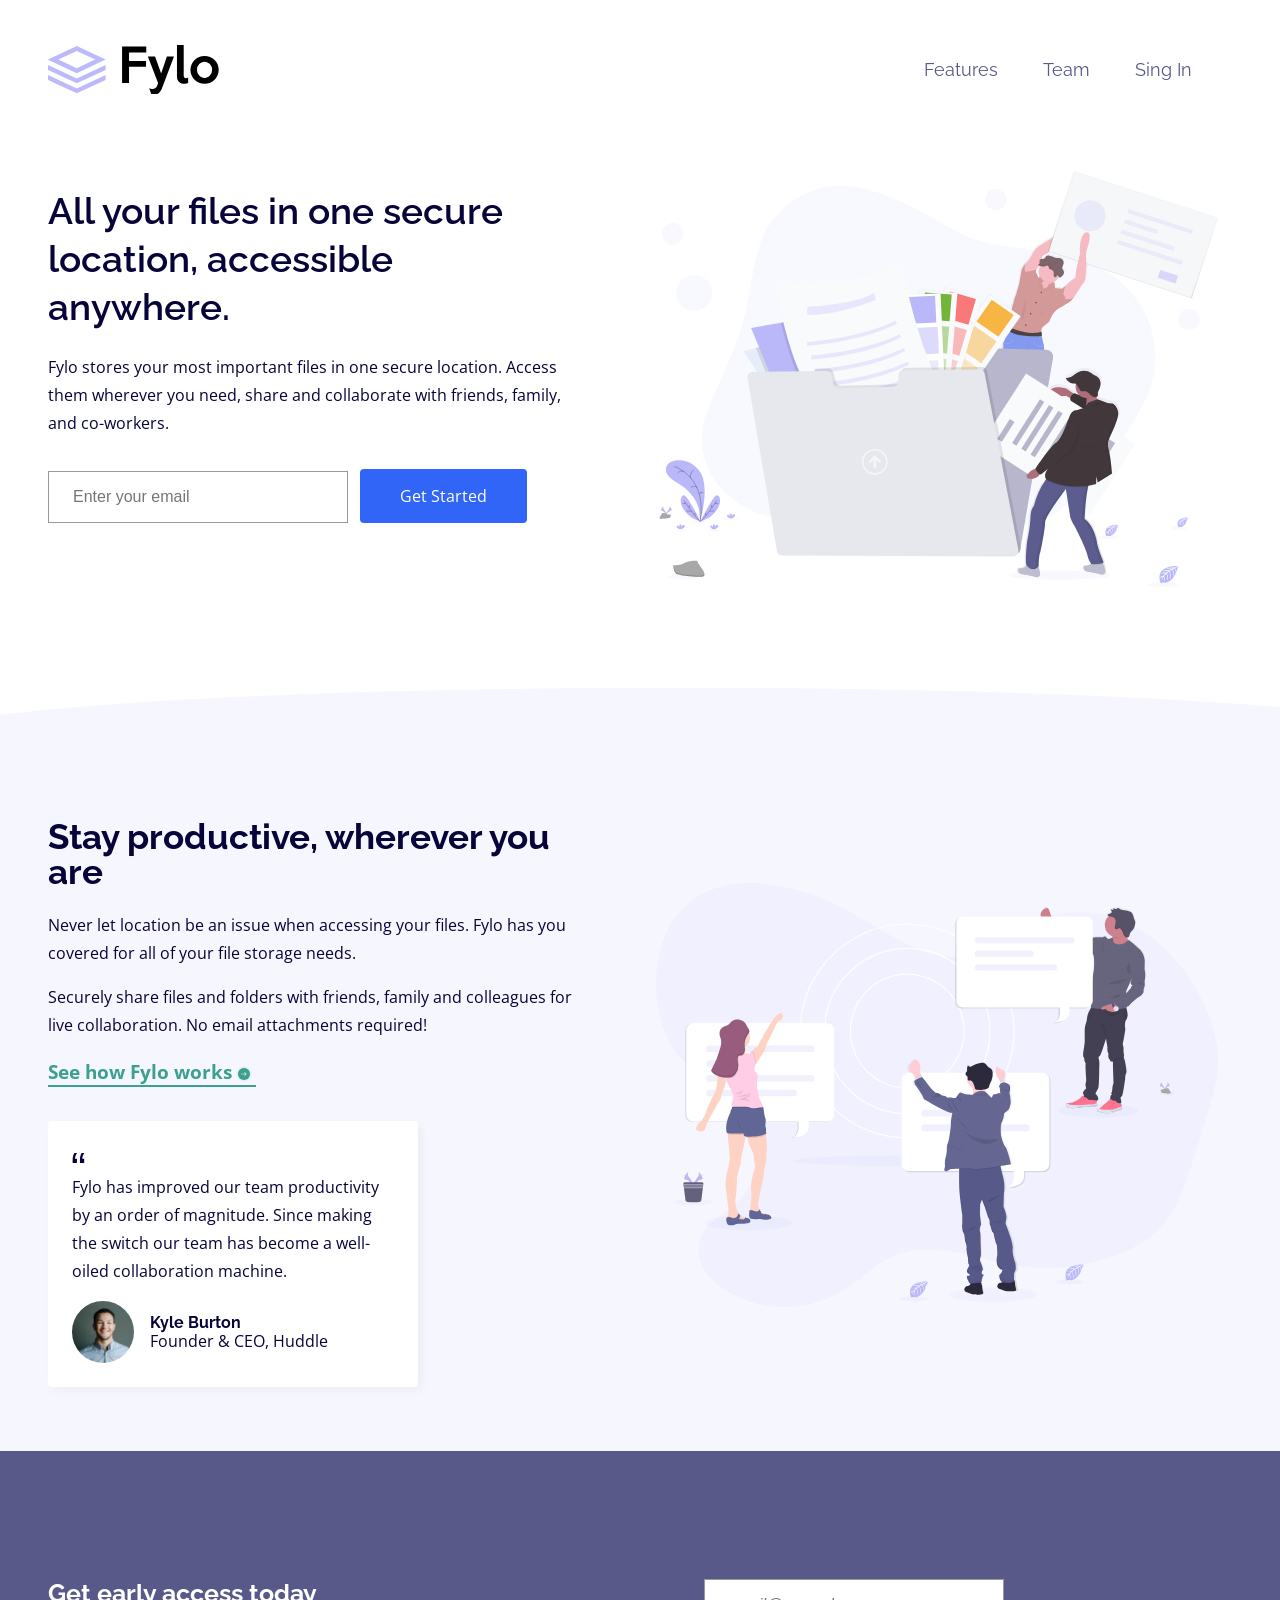
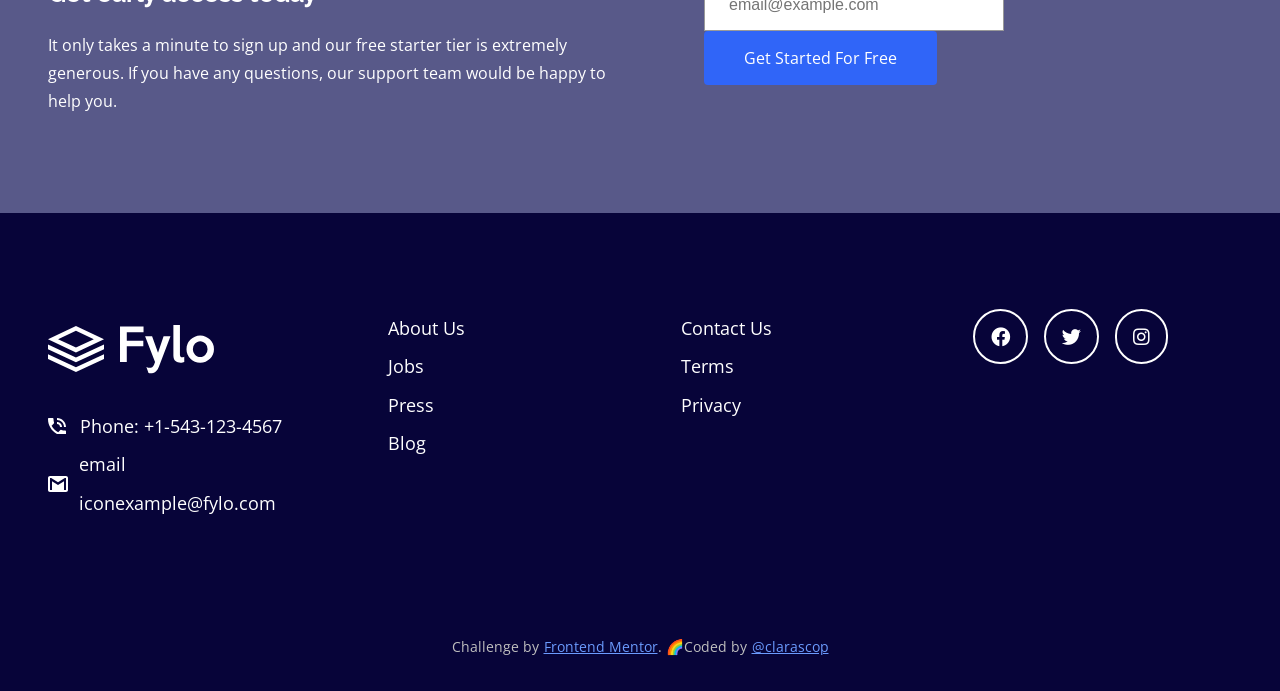
<file: index.html>
<!DOCTYPE html>
<html lang="en">
<head>
  <meta name="viewport" content="width=device-width, user-scalable=no">
  <meta charset="UTF-8">
  <title>Frontend Mentor | Fylo landing page with two column layout</title>

  <!-- Style -->
  <link rel="stylesheet" href="style/style.css">
  <link rel="stylesheet" href="style/colors.css">
  <link rel="stylesheet" href="style/fonts.css">
  <link rel="stylesheet" href="style/grid.css">
  <link rel="stylesheet" href="https://use.fontawesome.com/releases/v5.5.0/css/all.css" integrity="sha384-B4dIYHKNBt8Bc12p+WXckhzcICo0wtJAoU8YZTY5qE0Id1GSseTk6S+L3BlXeVIU" crossorigin="anonymous">
  <link rel="icon" type="image/png" sizes="32x32" href="./images/favicon-32x32.png">

</head>
  <body>
     <nav id="mainNav" class="container spacing-m menu_default">
         <svg version="1.0" x="0px" y="0px" width="auto" height="auto" viewBox="0 0 175 48" class="mainNav-logo" xmlns="http://www.w3.org/2000/svg"> <path class="svg-color" id="logoFylo-icon" d="M0 14.13v.123l27.95 13.13L56 14.209v-.033L27.95 1 0 14.13zm10.077.062L27.95 5.795l17.877 8.397-17.877 8.396-17.874-8.396zM27.95 32.483L0 19.55v4.784l27.95 12.964L56 24.289v-4.784L27.95 32.483zm0 9.703L0 29.25v4.783L27.95 47 56 33.99v-4.784l-28.05 12.98z" fill="#BDBAFA"/>
           <g transform="translate(72)">
           <path id="logoFylo-text" d="M87.56 24.152a8.1 8.1 0 0 0-2.161-5.573 7.259 7.259 0 0 0-2.34-1.673 6.864 6.864 0 0 0-2.85-.601c-1.01 0-1.961.2-2.852.601a7.257 7.257 0 0 0-2.34 1.673 8.102 8.102 0 0 0-2.16 5.574 8.102 8.102 0 0 0 2.16 5.573 7.257 7.257 0 0 0 2.34 1.672 6.864 6.864 0 0 0 2.851.602c1.01 0 1.96-.2 2.852-.602a7.259 7.259 0 0 0 2.339-1.672 8.1 8.1 0 0 0 2.16-5.574zm6.415 0c0 1.932-.357 3.723-1.07 5.373a13.098 13.098 0 0 1-2.94 4.28c-1.247 1.205-2.71 2.156-4.388 2.854-1.678.699-3.468 1.048-5.369 1.048-1.9 0-3.683-.349-5.346-1.048a13.863 13.863 0 0 1-4.366-2.876 13.351 13.351 0 0 1-2.94-4.302c-.713-1.65-1.07-3.426-1.07-5.329 0-1.873.364-3.634 1.092-5.284a13.92 13.92 0 0 1 2.962-4.325 13.671 13.671 0 0 1 4.367-2.898 13.552 13.552 0 0 1 5.301-1.048c1.901 0 3.69.35 5.369 1.048 1.678.698 3.14 1.65 4.388 2.854 1.248 1.204 2.228 2.638 2.94 4.302.713 1.665 1.07 3.449 1.07 5.351zM64.258 36.905a8.6 8.6 0 0 1-1.715.58c-.638.148-1.3.222-1.982.222a9.84 9.84 0 0 1-2.74-.379 6.003 6.003 0 0 1-2.295-1.226c-.653-.565-1.173-1.3-1.56-2.207-.385-.907-.578-2-.578-3.277V.029h6.549v29.474c0 1.07.215 1.806.646 2.207.43.401.943.602 1.537.602.742 0 1.455-.223 2.138-.669v5.262zM50.492 11.22L38.908 41.854c-.861 2.289-1.99 3.939-3.386 4.95-1.396 1.01-3.06 1.515-4.99 1.515-.297 0-.623-.022-.98-.066a7.352 7.352 0 0 1-1.025-.201l-2.138-5.975a8.486 8.486 0 0 0 1.56.557c.534.134 1.039.201 1.514.201 1.01 0 1.93-.23 2.762-.691.832-.46 1.47-1.315 1.916-2.564l.891-2.586-9.935-25.773h6.995l5.925 16.588 5.57-16.588h6.905zM23.538 7.342H6.786v8.294h16.529v5.618H6.785v15.784H.015V1.412h23.524v5.93z" fill="#000" mask="url(#c)"/>
         </svg>
       <div class="menu">
         <ul>
           <li><a href="javascript:void(0)">Features</a></li>
           <li><a href="javascript:void(0)">Team</a></li>
           <li><a href="javascript:void(0)">Sing In</a></li>
          </ul>
        </div>
     </nav>
     <main>
     <header id="mainHero">
       <div class="container grid grid-2cols">
       <div class="colHalf spacing-s">
         <h1>All your files in one secure location, accessible anywhere.</h1>
         <p>Fylo stores your most important files in one secure location. Access them wherever you need, share and collaborate with friends, family, and co-workers.</p>

         <form action = "/send" method="post">
           <input type = "email" name="mail" placeholder="Enter your email">
           <button type = "submit">Get Started</button>
         </form>
       </div>
       <div class="colHalf">
         <img class="illustration" src = "images/illustration-1.svg" alt="Ilustración de dos personas con archivos">
       </div>
       </div>
     </header>
     <div class="sep-wave"></div>
     <section id="mainAbout">
       <div class="container grid grid-2cols">
         <div class="colHalf spacing-s">
           <h2 class="textWeight-bold">Stay productive, wherever you are</h2>
           <p>Never let location be an issue when accessing your files. Fylo has you covered for all of your file storage needs.</p>
           <p>Securely share files and folders with friends, family and colleagues for live collaboration. No email attachments required!</p>
           <a class="about-link textWeight-bold" href="#">See how Fylo works</a>

           <blockquote class="card">
             <img class="testimonial-icon" src="images/icon-quotes.svg" alt="quote">
             <p class="testimonial-text">Fylo has improved our team productivity by an order of magnitude. Since making the switch our team has become a well-oiled collaboration machine.</p>
             <div class="testimonial-footer">
                 <img class="avatar" src="images/avatar-testimonial.jpg" alt="avatar">
                 <p><span class="fontFamilySecondary textWeight-bold">Kyle Burton</span><br/>Founder & CEO, Huddle</p>
             </div>
           </blockquote>
         </div>
         <div class="colHalf">
           <img class="illustration" src = "images/illustration-2.svg" alt="Ilustración de un grupo de personas con cuadros de dialogo">
         </div>
       </div>
     </section>
    <section id="mainAccess">
       <div class="container grid grid-2cols spacing-l">
         <div class="colHalf">
           <h3 class="textColor-white textWeight-bold">Get early access today</h3>
           <p class="textColor-white">It only takes a minute to sign up and our free starter tier is extremely generous. If you have any questions, our support team would be happy to help you.</p>
         </div>
         <div class="colHalf spacing-s">
           <form action = "/send" method="post">
             <input type = "email" name="mail" placeholder="email@example.com">
             <button type = "submit">Get Started For Free</button>
           </form>
         </div>
      </div>
     </section>
     <footer id="mainFooter">
       <div class="container grid grid-4cols spacing-l">
         <div class="colQuarter">
          <div class="mainFooter-logo">
            <svg><path class="svg-color" id="logoFylo-icon" d="M0 14.13v.123l27.95 13.13L56 14.209v-.033L27.95 1 0 14.13zm10.077.062L27.95 5.795l17.877 8.397-17.877 8.396-17.874-8.396zM27.95 32.483L0 19.55v4.784l27.95 12.964L56 24.289v-4.784L27.95 32.483zm0 9.703L0 29.25v4.783L27.95 47 56 33.99v-4.784l-28.05 12.98z" fill="#BDBAFA"/>
            <g transform="translate(72)">
            <path id="logoFylo-text" d="M87.56 24.152a8.1 8.1 0 0 0-2.161-5.573 7.259 7.259 0 0 0-2.34-1.673 6.864 6.864 0 0 0-2.85-.601c-1.01 0-1.961.2-2.852.601a7.257 7.257 0 0 0-2.34 1.673 8.102 8.102 0 0 0-2.16 5.574 8.102 8.102 0 0 0 2.16 5.573 7.257 7.257 0 0 0 2.34 1.672 6.864 6.864 0 0 0 2.851.602c1.01 0 1.96-.2 2.852-.602a7.259 7.259 0 0 0 2.339-1.672 8.1 8.1 0 0 0 2.16-5.574zm6.415 0c0 1.932-.357 3.723-1.07 5.373a13.098 13.098 0 0 1-2.94 4.28c-1.247 1.205-2.71 2.156-4.388 2.854-1.678.699-3.468 1.048-5.369 1.048-1.9 0-3.683-.349-5.346-1.048a13.863 13.863 0 0 1-4.366-2.876 13.351 13.351 0 0 1-2.94-4.302c-.713-1.65-1.07-3.426-1.07-5.329 0-1.873.364-3.634 1.092-5.284a13.92 13.92 0 0 1 2.962-4.325 13.671 13.671 0 0 1 4.367-2.898 13.552 13.552 0 0 1 5.301-1.048c1.901 0 3.69.35 5.369 1.048 1.678.698 3.14 1.65 4.388 2.854 1.248 1.204 2.228 2.638 2.94 4.302.713 1.665 1.07 3.449 1.07 5.351zM64.258 36.905a8.6 8.6 0 0 1-1.715.58c-.638.148-1.3.222-1.982.222a9.84 9.84 0 0 1-2.74-.379 6.003 6.003 0 0 1-2.295-1.226c-.653-.565-1.173-1.3-1.56-2.207-.385-.907-.578-2-.578-3.277V.029h6.549v29.474c0 1.07.215 1.806.646 2.207.43.401.943.602 1.537.602.742 0 1.455-.223 2.138-.669v5.262zM50.492 11.22L38.908 41.854c-.861 2.289-1.99 3.939-3.386 4.95-1.396 1.01-3.06 1.515-4.99 1.515-.297 0-.623-.022-.98-.066a7.352 7.352 0 0 1-1.025-.201l-2.138-5.975a8.486 8.486 0 0 0 1.56.557c.534.134 1.039.201 1.514.201 1.01 0 1.93-.23 2.762-.691.832-.46 1.47-1.315 1.916-2.564l.891-2.586-9.935-25.773h6.995l5.925 16.588 5.57-16.588h6.905zM23.538 7.342H6.786v8.294h16.529v5.618H6.785v15.784H.015V1.412h23.524v5.93z" fill="#000" mask="url(#c)"/>
          </svg>
          </div>
          <ul class="textColor-white">
            <li class="icon-before icon-phone">Phone: +1-543-123-4567</li>
            <li class="icon-before icon-mail">email iconexample@fylo.com</li>
          </ul>
        </div>
         <div class="colQuarter spacing-s">
           <ul class="textColor-white">
             <li>About Us</li>
             <li>Jobs</li>
             <li>Press</li>
             <li>Blog</li>
           </ul>
         </div>
         <div class="colQuarter spacing-s">
           <ul class="textColor-white">
             <li>Contact Us</li>
             <li>Terms</li>
             <li>Privacy</li>
           </ul>
         </div>
         <div class="colQuarter spacing-s social-icons">
           <span><i class="fab fa-facebook"></i></span>
           <span><i class="fab fa-twitter"></i></i></span>
           <span><i class="fab fa-instagram"></i></span>
         </div>
      </div>
      <div class="attribution">
        <p>
          Challenge by <a href="https://www.frontendmentor.io?ref=challenge" target="_blank"> Frontend Mentor</a>.  🌈Coded by <a href="https://github.com/clarascopetani/"> @clarascop</a>
        </p>
      </div>
     </footer>
   </main>
   <script>
     // When the user scrolls down 80px from the top of the document, resize the navbar's padding and the logo's font size
     window.onscroll = function() {scrollFunction()};
     var navbar = document.getElementById("mainNav");

     function scrollFunction() {
       if (document.body.scrollTop > 180 || document.documentElement.scrollTop > 180) {
         navbar.classList.remove("container", "spacing-m", "menu_default");
         navbar.classList.add("spacing-s", "menu_sticky");
       } else {
         navbar.classList.remove("spacing-s", "menu_sticky");
         navbar.classList.add("container", "spacing-m", "menu_default");
       }
     }
   </script>
 </body>
</html>
</file>
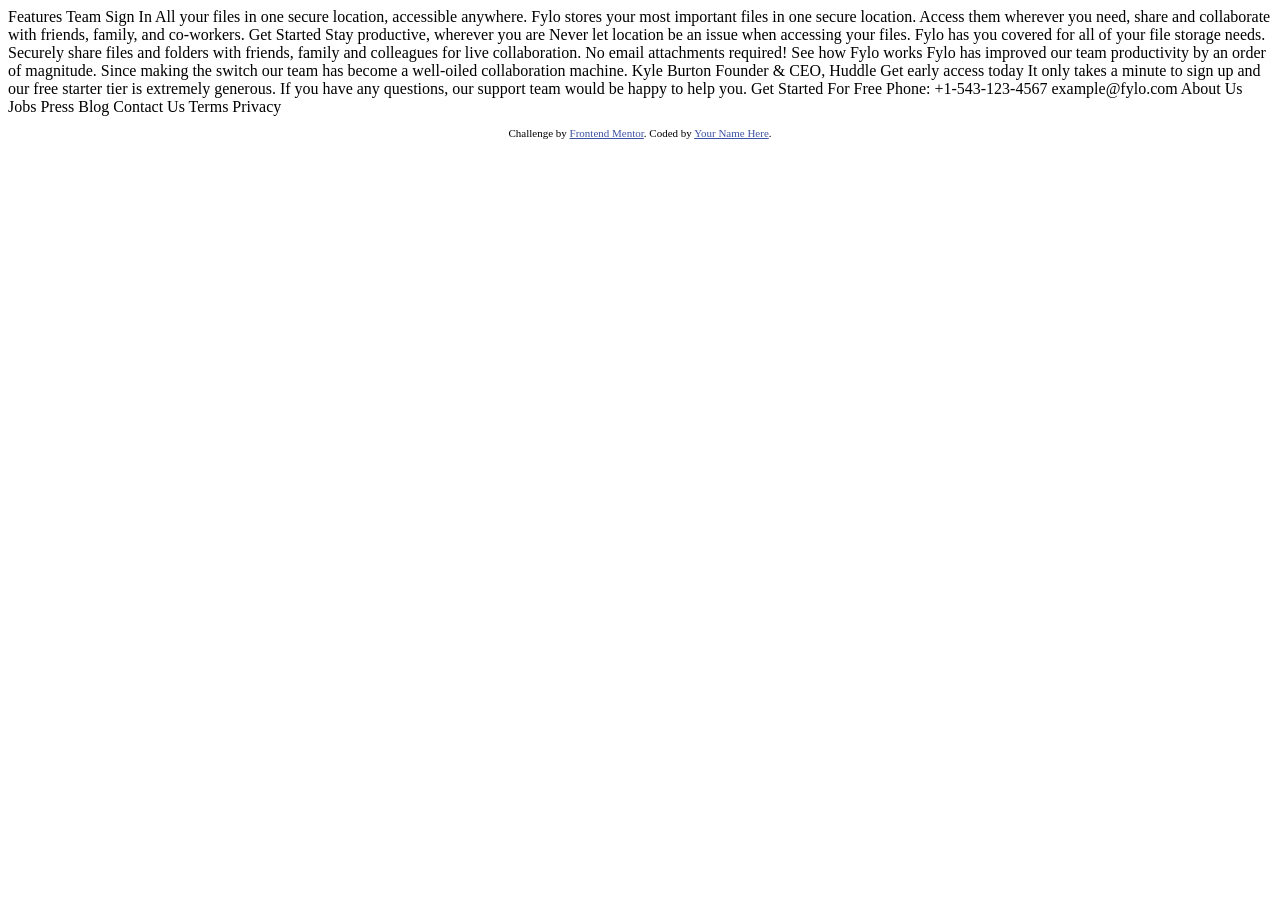
<file: readme.html>
<!DOCTYPE html>
<html lang="en">
<head>
  <meta charset="UTF-8">
  <meta name="viewport" content="width=device-width, initial-scale=1.0"> <!-- displays site properly based on user's device -->

  <link rel="icon" type="image/png" sizes="32x32" href="./images/favicon-32x32.png">
  
  <title>Frontend Mentor | Fylo landing page with two column layout</title>

  <!-- Feel free to remove these styles or customise in your own stylesheet 👍 -->
  <style>
    .attribution { font-size: 11px; text-align: center; }
    .attribution a { color: hsl(228, 45%, 44%); }
  </style>
</head>
<body>

  Features
  Team
  Sign In

  All your files in one secure location, accessible anywhere.

  Fylo stores your most important files in one secure location. 
  Access them wherever you need, share and collaborate with friends, 
  family, and co-workers.

  Get Started

  Stay productive, wherever you are

  Never let location be an issue when accessing your files. Fylo has you 
  covered for all of your file storage needs.

  Securely share files and folders with friends, family and colleagues for 
  live collaboration. No email attachments required!

  See how Fylo works

  Fylo has improved our team productivity by an order of magnitude. Since 
  making the switch our team has become a well-oiled collaboration machine.

  Kyle Burton
  Founder & CEO, Huddle

  Get early access today

  It only takes a minute to sign up and our free starter tier is extremely generous. 
  If you have any questions, our support team would be happy to help you.

  Get Started For Free

  Phone: +1-543-123-4567
  example@fylo.com

  About Us
  Jobs
  Press
  Blog

  Contact Us
  Terms
  Privacy

  <footer>
    <p class="attribution">
      Challenge by <a href="https://www.frontendmentor.io?ref=challenge" target="_blank">Frontend Mentor</a>. 
      Coded by <a href="#">Your Name Here</a>.
    </p>
  </footer>
</body>
</html>
</file>
<file: style/style.css>
:root {
  --shadow-small: 4px 4px 8px rgb(0 0 0 / 4%);
  --shadow-medium: 2px ​1px 6px rgb(86 86 86 / 41%);
  --shadow-large: 0 16px 24px rgba(7,4,57,0.16), 0 10px 10px rgba(7,4,57,0.22);
}


/* ------------------------
SECTION NAV
------------------------ */


#mainNav {
  display: flex;
  justify-content: space-between;
  align-items: center;
}


.mainNav-logo{
  width: 180px;
  box-sizing: border-box;
}

.mainFooter-logo #logoFylo-icon, .mainFooter-logo #logoFylo-text{
  fill:white
}

#mainNav.menu_default{
  background-color: white;
  font-size: var(--textSize-regular);
}

#mainNav.menu_sticky {
  background-color: var(--primary_blueMedium);
  font-size: var(--textSize-regular);
  box-shadow: var(--shadow-large);
  color: white;
  overflow: hidden;
  transition:background 0.2s ease,
              padding 0.3s ease-out;
  position: fixed;
  width: 100%;
  top: 0;
  z-index: 99;
}

#mainNav.menu_sticky .mainNav-logo #logoFylo-text{
  fill:white
}

#mainNav .menu li{
  list-style: none;
  display: inline-block;
  padding-right: 2.5rem;
}

#mainNav a {
  font-family: var(--fontFamilySecondary);
  text-decoration: none;
  color: var(--accent_blueDark);
}

#mainNav a.active {
  color: var(--accent_blueBright);
}

#mainNav a:hover {
  transition: all 0.5s ease-out;
  color: var(--accent_blueBright);
}


/* ------------------------
SECTION HERO
------------------------ */
#mainHero {
  padding: 2rem 0;
  margin-bottom: 3rem;
  display: grid;
  align-items: center;
}

#mainHero h1 {
  font-weight: 600;
  color: var(--primary_blueDark);
  font-size: var(--textSize-large);
  line-height: 3rem;
}

.illustration {
  max-width: 90%;
}


/* ------------------------
SEPARATION
------------------------ */

.sep-wave {
  background-color: var(--neutral_greyGradish);;
  content: '';
  height: 4rem;
  clip-path: ellipse(60% 80% at 53% 100%);
  /* background: url(../images/bg-curve-desktop.svg); */
  /* background-size: 100% 100%; */
}

/* ------------------------
SECTION ABOUT
------------------------ */
#mainAbout {
  background-color: var(--neutral_greyGradish);
  padding: 1rem 0;
}

#mainAbout h2, p{
  color: var(--primary_blueDark);
}

#mainAbout .colHalf:last-child{
  display: grid;
  align-items: center;
}

.about-link{
  color: var(--accent_cyanModerate);
  text-decoration: none;
  border-bottom: 2px solid;
  font-size: 1.2rem;
  width: fit-content;
}

.about-link:hover{
  transition: all 0.5s ease-out;
  color: var(--accent_cyanLight);
  border-bottom: 3px solid var(--accent_cyanLight);
}

.about-link:after{
  content: "";
  display: inline-block;
  background: url(../images/icon-arrow.svg) no-repeat;
  width: 16px;
  height: 16px;
  margin: -3px 4px;
}

.about-link:hover::after{
  transition: margin-left 0.5s;
  margin-left: 20px;
  background: url(../images/icon-arrow-hover.svg) no-repeat;
}

.avatar{
  clip-path: circle(50% at 50% 50%);
  max-width: 62px;
  max-height: 62px;
  margin-right: 1rem;
}

.testimonial-text {
  font-size: var(--textSize_small);
}

.testimonial-footer {
  display: flex;
  flex-direction: row;
  justify-content: flex-start;
  align-items: center;
}

.testimonial-footer p {
  font-size: var(--textSize_small);
  line-height: 1.2rem;
  margin-bottom: 0;
}

/* ------------------------
CARD COMPONENT
------------------------ */
.card {
  background-color: var(--surface);
  padding: 1.5rem;
  margin: 2rem 0;
  width: 70%;
  border-radius: 4px;
  box-shadow: var(--shadow-small);
  transition: all 0.3s cubic-bezier(.25,.8,.25,1);
}

.card:hover {
  box-shadow: var(--shadow-large);
}

/* ------------------------
SECTION ACCESS
------------------------ */
#mainAccess {
  background-color: var(--primary_blueMedium);
}

#mainAccess .colHalf {
  display: grid;
  justify-content: center;
  align-items: center;
}

/* ------------------------
SECTION FOOTER
------------------------ */
#mainFooter, .attribution {
  background-color: var(--primary_blueDark);
}


.attribution p{
  margin: 0 auto;
  padding: 2rem;
  width: 100%;
  display: flex;
  flex-flow: row;
  justify-content: center;
  color: var(--neutral_greyLight);
  font-size: var(--textSize-small);
}
.attribution a{
  padding-left: 5px;
  color: var(--accent_blueLight);
}

#mainFooter ul li {
  list-style: none;
  font-size: var(--textSize-regular);
  line-height: 2.4rem;
}

#mainFooter .icon-before{
  display: flex;
  align-self: flex-start;
  margin-bottom: 15px;
  align-items: center;
  margin-bottom: 0;
}

#mainFooter .icon-phone::before{
  background: url(../images/icon-phone.svg) no-repeat;
  content: "";
  width: 16px;
  height: 16px;
  padding-right: 16px;
}

#mainFooter .icon-mail::before{
  background: url(../images/icon-email.svg) no-repeat;
  content: "";
  width: 16px;
  height: 16px;
  padding-right: 16px;
}

.colQuarter {
  display: grid;
  align-items: top;
}

.mainFooter-logo{
  margin: 2rem 0;
  width: 166px;
  height: 50px;
}

.mainFooter-logo #logoFylo-icon, .mainFooter-logo #logoFylo-text{
  fill:white
}

.social-icons {
  display: flex;
  flex-flow: row;
  justify-content: space-around;
  color: white;
  font-size: 1.2rem;
}

.social-icons i:hover{
  transition: all 0.5s ease-out;
  background-color: var(--neutral_greyGradish);
  border-color: var(--accent_blueBright);
  color:var(--accent_blueBright);
}

.social-icons i {
  border: 2px solid white;
  padding: 16px;
  border-radius: 34px;
  margin-right: 1rem;
}

/* ------------------------
FORM
------------------------ */
form{
  margin: 2rem 0;
}

form button {
  background-color: var(--accent_blueBright);
  color: white;
  padding: 16px 40px;
  border-radius: 4px;
  border: none;
  font-size: 1rem;
  box-shadow: var(--shadow-medium);
}
form button:hover{
  transition: all 0.5s ease-out;
  background-color: var(--accent_blueLight);
}
label {
  /* Tamaño y alineación uniforme */
  display: inline-block;
  width: 90px;
  text-align: right;
}

input,
textarea {
  /* Para asegurarse de que todos los campos de texto tienen la misma configuración de letra
     Por defecto, las áreas de texto tienen un tipo de letra monoespaciada */
  font: 1em sans-serif;
  color: grey;

  /* Tamaño uniforme del campo de texto */
  width: 300px;
  padding: 16px 24px;
  box-sizing: border-box;

  /* Hacer coincidir los bordes del campo del formulario */
  border: 1px solid #999;
  margin-right: 0.5rem;
}

input:focus,
textarea:focus, input:active,
textarea:active  {
  /* Destacado adicional para elementos que tienen el cursor */
  border-color: var(--accent_blueBright);
}


/* Mobile */
@media screen and (max-width: 375px) and (max-width: 680px){

  .mainNav-logo{
    width: 100px;
    box-sizing: border-box;
  }

  #mainNav.spacing-m{
    padding: 1rem 0;
    display: flex;
    flex-flow: row;
    justify-content: space-between;

  }

  #mainNav.menu_default {
    line-height: 1rem;
    background-color: white;
    font-size: var(--textSize-medium);
  }

  #mainNav.menu_sticky{

  }

  #mainNav .menu li {
    font-size: var(--textSize-regular);
    padding-right: 0.3rem;
  }

  #mainAbout, #mainNav {margin: 0 auto;}

  .illustration {
      max-width: 75%;
      margin: 0 auto;
  }

  .card{
    width: 100%;
    text-align: left;
  }

  form{
    margin: 2rem auto;
  }

  form button, form input {
    margin: 0.5rem auto;
    width: 100%;
  }

    #mainFooter .icon-before {
        display: flex;
        align-items: center;
        justify-content: center;
        margin-bottom: 0.2rem;
    }

    #mainFooter .mainFooter-logo{
        margin: 2rem auto;
    }

  .social-icons {
      justify-content: center;
      font-size: 0.9rem;
  }
}
</file>
<file: style/colors.css>
:root {
  --primary_blueDark: #070439;
  --primary_blueMedium: #585989;
  --accent_blueBright: #3065f8;
  --accent_blueLight: #6b9bfe;
  --accent_cyanModerate: #3c9f8f;
  --accent_cyanLight: #7de0cc;
  --neutral_greyDark: #353538;
  --neutral_greyGradish: #f6f6fe;
  --neutral_greyLight: #bfbfbf;
  --surface: white;
}
</file>
<file: style/fonts.css>
@import url('https://fonts.googleapis.com/css2?family=Open+Sans&display=swap');
@import url('https://fonts.googleapis.com/css2?family=Open+Sans&family=Raleway:wght@400;700&display=swap');

:root {
  --textSize-small: 0.9rem;
  --textSize-regular: 1.1rem;
  --textSize-medium: 1.8rem;
  --textSize-large: 2.3rem;
  --textWeight-bold: 700;
  --fontFamilyPrimary: 'Open Sans', sans-serif;
  --fontFamilySecondary: 'Raleway', sans-serif;
}

html {font-size: 100%;} /*16px*/

body {
  background: white;
  font-family: 'Open Sans', sans-serif;
  font-weight: 400;
  line-height: 1.75;
  color: var(--primary_blueMedium);
}

p {margin-bottom: 1rem;}

h1, h2, h3, h4, h5 {
  margin: 3rem 0 1.38rem;
  font-family: 'Raleway', sans-serif;
  font-weight: 400;
  line-height: 1;
}

h1 {
  margin-top: 0;
  font-size: 3.052rem;
}

h2 {font-size: 2.2rem;}

h3 {font-size: 1.563rem;}

h4 {font-size: 1.25rem;}

h5 {font-size: 1.1rem;}

small, .text-small {font-size: var(--textSize-small); }

.textWeight-bold { font-weight: var(--textWeight-bold); }

.textColor-white{color:white;}

.fontFamilyPrimary {font-family: var(--fontFamilyPrimary);}
.fontFamilySecondary {font-family: var(--fontFamilySecondary);}

/* Mobile */
@media screen and (min-width: 375px) and (max-width: 768px) {
  .container {width: 370px;}
  .grid-2cols {grid-template-columns: repeat(1, 4fr);}
  .spacing-m, .spacing-s {padding: 1rem 1rem;}

  h1 {font-size: var(--textSize-medium)}

}
</file>
<file: style/grid.css>
/* . {background-color:lightblue;}
.col2 {background-color:lightgreen;} */

* {
  margin: 0;
  padding: 0;
  box-sizing: border-box;
  font-family: 'Open Sans', sans-serif;
}

body {
  width: 100%;
  /* This defines the number of horizontal columns and how wide they all are */
  grid-template-columns: 40px 50px auto 50px 40px;
   /* This determines the number of verticle rows and their respective heights */
  grid-template-rows: 25% 100px auto;
}

.grid {
  display: grid;
  grid-gap: 2rem;
  box-sizing: border-box;

}

.grid-1col{
  grid-template-columns: 100%;
}

.grid-2cols{
  grid-template-columns: repeat(2, 6fr);

}

.grid-4cols{
  grid-template-columns: repeat(4, 3fr);
}

.container{
  max-width: 1440px;
  margin: auto;
}
/* SPACING */

.spacing-s {
  padding: 1rem 3rem;
}

.spacing-m {
  padding: 2.8rem 3rem;
}

.spacing-l {
  padding: 5rem 3rem;
}

/* Mobile */
@media screen and (min-width: 375px) and (max-width: 768px){
  .mainNav-logo svg {
      width: 180px;
      height: 50px;
  }
  
  .container {width: 90%;}
  .container.grid.grid-2cols {
    display: flex;
    flex-flow: column-reverse;
    text-align: center;
  }

  .spacing-l, .spacing-m, .spacing-s {padding: 1em 1.3rem;}

  #mainAccess .container.grid.grid-2cols,  #mainFooter .container.grid.grid-4cols{
    display: flex;
    flex-flow: column;
    justify-content: center;
    text-align: center;
  }

}
</file>
